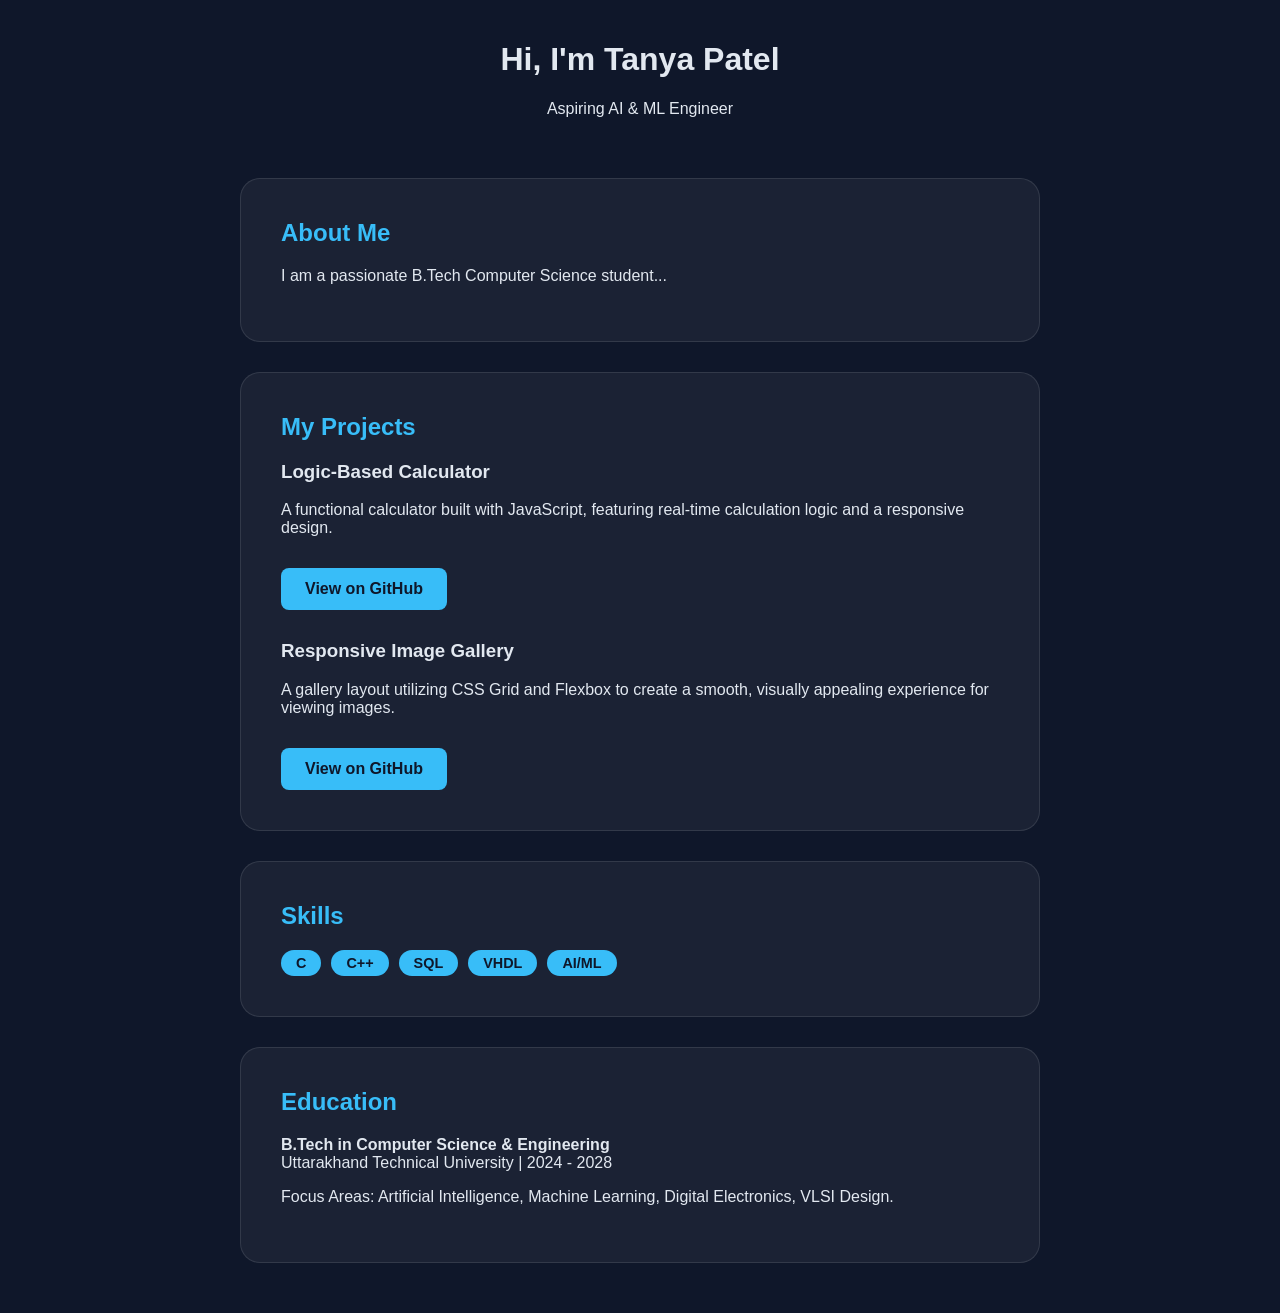
<file: index.html>
<!DOCTYPE html>
<html lang="en">
<head>
    <meta charset="UTF-8">
    <meta name="viewport" content="width=device-width, initial-scale=1.0">
    <title>My Portfolio</title>
    <link rel="stylesheet" href="style.css">
</head>
<body>
    <div class="main-wrapper">
        <header class="hero">
            <h1>Hi, I'm Tanya Patel</h1>
            <p class="subtitle">Aspiring AI & ML Engineer</p>
        </header>

        <section id="about" class="card">
            <h2>About Me</h2>
            <p>I am a passionate B.Tech Computer Science student...</p>
        </section>

       <section id="projects" class="card">
    <h2>My Projects</h2>
    
    <!-- Calculator Project -->
    <div class="project-item" style="margin-bottom: 30px;">
        <h3>Logic-Based Calculator</h3>
        <p>A functional calculator built with JavaScript, featuring real-time calculation logic and a responsive design.</p>
        <a href="YOUR_CALCULATOR_GITHUB_LINK" class="btn">View on GitHub</a>
    </div>

    <!-- Gallery Project -->
    <div class="project-item">
        <h3>Responsive Image Gallery</h3>
        <p>A gallery layout utilizing CSS Grid and Flexbox to create a smooth, visually appealing experience for viewing images.</p>
        <a href="YOUR_GALLERY_GITHUB_LINK" class="btn">View on GitHub</a>
    </div>
</section>

        <section id="skills" class="card">
            <h2>Skills</h2>
            <div class="skills-container">
                <span class="tag">C</span>
                <span class="tag">C++</span>
                <span class="tag">SQL</span>
                <span class="tag">VHDL</span>
                <span class="tag">AI/ML</span>
            </div>
        </section>

        <section id="education" class="card">
    <h2>Education</h2>
    <p><strong>B.Tech in Computer Science & Engineering</strong><br>
    Uttarakhand Technical University | 2024 - 2028</p>
    <p>Focus Areas: Artificial Intelligence, Machine Learning, Digital Electronics, VLSI Design.</p>
</section>
    </div>
</body>
</html>
</file>
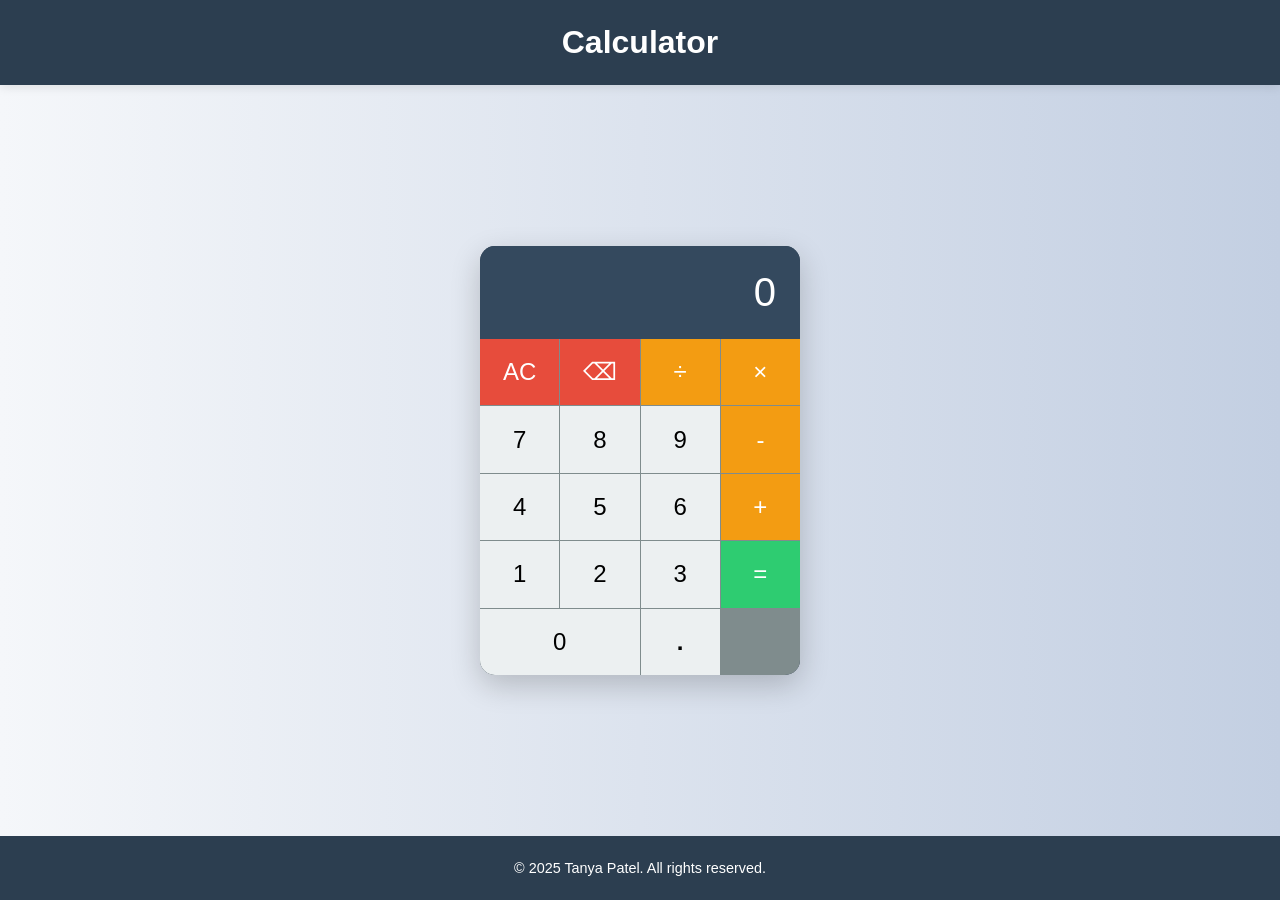
<file: calculator.html>
<!DOCTYPE html>
<html lang="en">
<head>
    <meta charset="UTF-8">
    <meta name="viewport" content="width=device-width, initial-scale=1.0">
    <title>Basic Calculator</title>
    <link rel="stylesheet" href="calculator.css">
</head>
<body>
    <header>
        <h1>Calculator</h1>
    </header>
    
    <main>
        <div class="calculator">
            <div class="display" id="display">0</div>
            <div class="buttons">
                <button class="clear" id="clear">AC</button>
                <button class="backspace" id="backspace">⌫</button>
                <button class="operator" id="divide">÷</button>
                <button class="operator" id="multiply">×</button>
                
                <button class="number" id="seven">7</button>
                <button class="number" id="eight">8</button>
                <button class="number" id="nine">9</button>
                <button class="operator" id="subtract">-</button>
                
                <button class="number" id="four">4</button>
                <button class="number" id="five">5</button>
                <button class="number" id="six">6</button>
                <button class="operator" id="add">+</button>
                
                <button class="number" id="one">1</button>
                <button class="number" id="two">2</button>
                <button class="number" id="three">3</button>
                <button class="equals" id="equals">=</button>
                
                <button class="number span-2" id="zero">0</button>
                <button class="decimal" id="decimal">.</button>
            </div>
        </div>
    </main>

    <footer>
        <p>© 2025 Tanya Patel. All rights reserved.</p>
    </footer>

    <script src="calculator.js"></script>
</body>
</html>
</file>
<file: style.css>
body {
    background-color: #0f172a;
    color: #e2e8f0;
    font-family: 'Poppins', sans-serif;
    margin: 0;
}

.main-wrapper {
    max-width: 800px;
    margin: 0 auto;
    padding: 20px;
}

.hero { text-align: center; margin-bottom: 60px; }

.card {
    background: rgba(255, 255, 255, 0.05);
    padding: 40px;
    border-radius: 20px;
    margin-bottom: 30px; 
    border: 1px solid rgba(255, 255, 255, 0.1);
}

.btn {
    display: inline-block;
    background: #38bdf8;
    color: #0f172a;
    padding: 12px 24px;
    border-radius: 8px;
    text-decoration: none;
    font-weight: 600;
    margin-top: 15px;
    transition: 0.3s;
}

.btn:hover { background: #7dd3fc; }

.skills-container {
    display: flex;
    flex-wrap: wrap;
    gap: 10px;
    margin-top: 15px;
}

.tag {
    background: #38bdf8;
    color: #0f172a;
    padding: 5px 15px;
    border-radius: 20px;
    font-weight: 600;
    font-size: 0.9rem;
}

h2 { margin-top: 0; color: #38bdf8; }
</file>
<file: calculator.css>
* {
    margin: 0;
    padding: 0;
    box-sizing: border-box;
}

body {
    font-family: 'Segoe UI', Tahoma, Geneva, Verdana, sans-serif;
    display: flex;
    flex-direction: column;
    min-height: 100vh;
    background: linear-gradient(to right, #f5f7fa, #c3cfe2);
    color: #333;
}

header {
    text-align: center;
    padding: 1.5rem 0;
    background-color: #2c3e50;
    color: white;
    box-shadow: 0 2px 10px rgba(0, 0, 0, 0.1);
}

header h1 {
    font-size: 2rem;
    font-weight: 600;
}

main {
    flex: 1;
    display: flex;
    justify-content: center;
    align-items: center;
    padding: 2rem;
}

.calculator {
    width: 100%;
    max-width: 320px;
    border-radius: 15px;
    overflow: hidden;
    box-shadow: 0 10px 30px rgba(0, 0, 0, 0.2);
    background-color: #2c3e50;
}

.display {
    background-color: #34495e;
    color: white;
    padding: 1.5rem;
    text-align: right;
    font-size: 2.5rem;
    min-height: 80px;
    display: flex;
    justify-content: flex-end;
    align-items: center;
    overflow: hidden;
}

.buttons {
    display: grid;
    grid-template-columns: repeat(4, 1fr);
    gap: 1px;
    background-color: #7f8c8d;
}

button {
    border: none;
    padding: 1.2rem;
    font-size: 1.5rem;
    cursor: pointer;
    background-color: #ecf0f1;
    transition: all 0.2s ease;
}

button:hover {
    background-color: #d5dbdb;
}

button:active {
    transform: scale(0.95);
}

.operator {
    background-color: #f39c12;
    color: white;
}

.operator:hover {
    background-color: #e67e22;
}

.equals {
    background-color: #2ecc71;
    color: white;
}

.equals:hover {
    background-color: #27ae60;
}

.clear, .backspace {
    background-color: #e74c3c;
    color: white;
}

.clear:hover, .backspace:hover {
    background-color: #c0392b;
}

.span-2 {
    grid-column: span 2;
}

.decimal {
    font-weight: bold;
}

footer {
    text-align: center;
    padding: 1.5rem;
    background-color: #2c3e50;
    color: white;
    font-size: 0.9rem;
}

@media (max-width: 400px) {
    button {
        padding: 1rem;
        font-size: 1.3rem;
    }
    
    .display {
        font-size: 2rem;
        min-height: 70px;
    }
}
</file>
